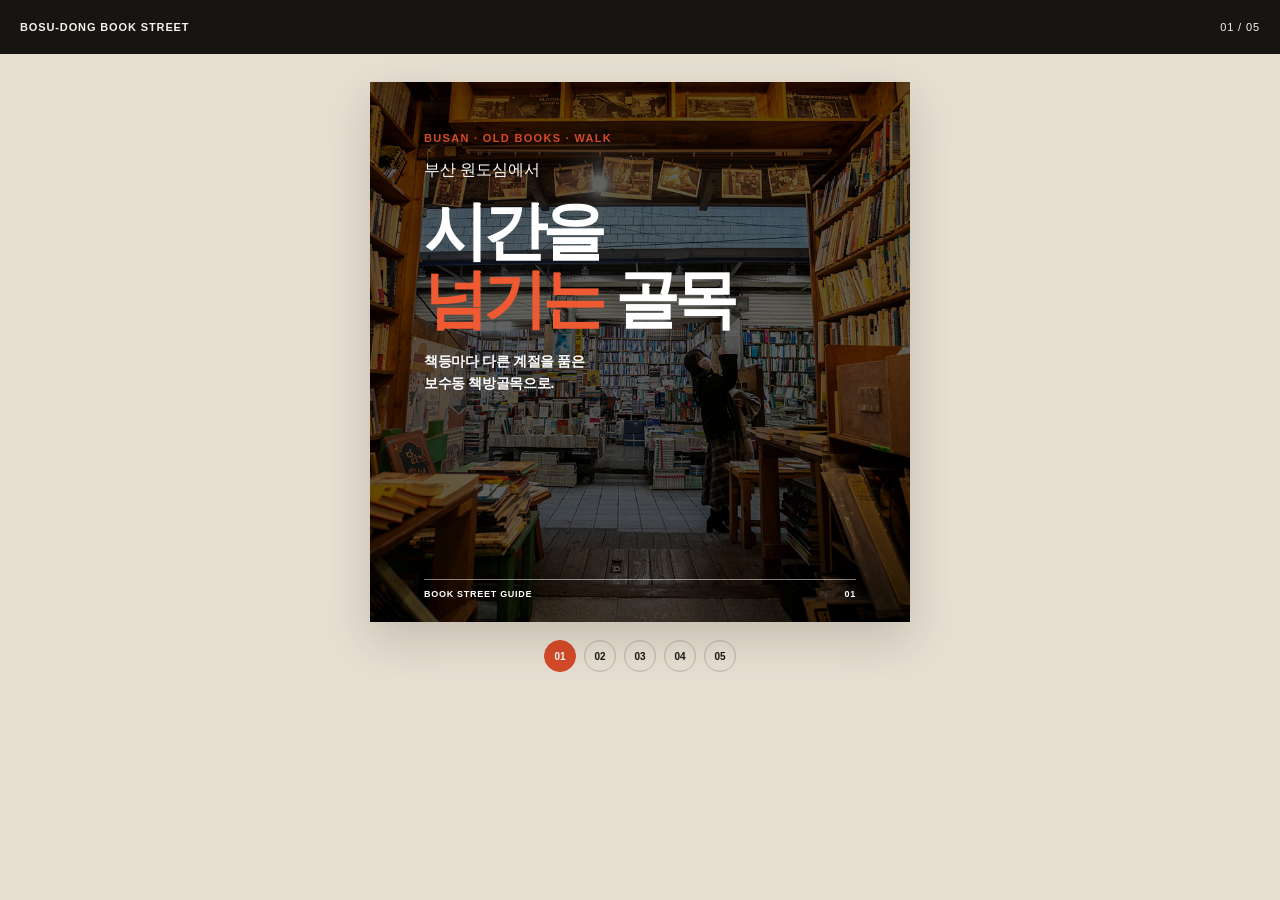
<file: cardnews-bosu-bookstreet/index.html>
<!doctype html>
<html lang="ko">
  <head>
    <meta charset="UTF-8" />
    <meta name="viewport" content="width=device-width, initial-scale=1.0" />
    <meta name="theme-color" content="#f6f1e7" />
    <title>보수동 책방골목 | BASE: ARCHIVE</title>
    <link rel="stylesheet" href="styles.css" />
  </head>
  <body>
    <header class="viewer-bar">
      <a href="?card=1" class="viewer-title">BOSU-DONG BOOK STREET</a>
      <div class="viewer-actions">
        <span id="card-count">01 / 05</span>
      </div>
    </header>

    <main id="card-stage" class="card-stage" aria-live="polite">
      <article class="card card--hook" data-card="1">
        <div class="paper-grain" aria-hidden="true"></div>
        <p class="eyebrow motion-up">BUSAN · OLD BOOKS · WALK</p>
        <div class="hook-copy">
          <p class="motion-up delay-1">부산 원도심에서</p>
          <h1 class="motion-up delay-2">시간을<br /><em>넘기는</em> 골목</h1>
          <p class="body motion-up delay-3">책등마다 다른 계절을 품은<br />보수동 책방골목으로.</p>
        </div>
        <div class="bottom-line motion-up delay-4"><span>BOOK STREET GUIDE</span><span>01</span></div>
      </article>

      <article class="card card--history" data-card="2">
        <div class="paper-grain" aria-hidden="true"></div>
        <p class="eyebrow motion-up">A STREET WITH A BEGINNING</p>
        <h2 class="motion-up delay-1">책을 팔아<br />하루를 <em>잇던</em><br />시절에서</h2>
        <p class="body motion-up delay-2">1950년대 한국전쟁 당시,<br />피난민들의 헌책 노점이 모여<br />골목의 시작이 되었습니다.</p>
        <div class="timeline motion-scale delay-2" aria-hidden="true">
          <span class="timeline-year">1950s</span>
          <span class="timeline-dot"></span>
          <span class="timeline-label">피란수도 부산의<br />살아있는 유산</span>
        </div>
        <div class="bottom-line motion-up delay-3"><span>HISTORY OF BOSU-DONG</span><span>02</span></div>
      </article>

      <article class="card card--find" data-card="3">
        <div class="paper-grain" aria-hidden="true"></div>
        <p class="eyebrow motion-up">WHAT YOU MAY FIND</p>
        <h2 class="motion-up delay-1">책장을 열면<br /><em>우연</em>이 나온다</h2>
        <div class="finding-list">
          <p class="motion-up delay-2"><b>새책</b><span>오늘의 읽을거리</span></p>
          <p class="motion-up delay-3"><b>헌책</b><span>누군가의 밑줄과 시간</span></p>
          <p class="motion-up delay-4"><b>고서</b><span>쉽게 만날 수 없는 기록</span></p>
        </div>
        <div class="bottom-line motion-up delay-4"><span>LOOK CLOSELY</span><span>03</span></div>
      </article>

      <article class="card card--walk" data-card="4">
        <div class="paper-grain" aria-hidden="true"></div>
        <p class="eyebrow motion-up">HOW TO ENJOY THE ALLEY</p>
        <h2 class="motion-up delay-1">보수동을<br /><em>걷는</em> 세 가지</h2>
        <ol class="walk-steps">
          <li class="motion-up delay-2"><span>01</span><div><b>목적 없이 들어가기</b><p>첫 책은 계획보다 호기심으로 고르세요.</p></div></li>
          <li class="motion-up delay-3"><span>02</span><div><b>책등을 천천히 읽기</b><p>낡은 표지와 제목이 길을 안내합니다.</p></div></li>
          <li class="motion-up delay-4"><span>03</span><div><b>마음에 걸린 한 권 남기기</b><p>오늘의 골목을 집으로 데려가세요.</p></div></li>
        </ol>
        <div class="bottom-line motion-up delay-4"><span>A SLOWER KIND OF TRAVEL</span><span>04</span></div>
      </article>

      <article class="card card--cta" data-card="5">
        <div class="paper-grain" aria-hidden="true"></div>
        <p class="eyebrow motion-up">NEXT STOP, BOSU-DONG</p>
        <h2 class="motion-up delay-1">한 권의 책이<br /><em>골목의 기억</em>이<br />되는 곳</h2>
        <div class="ticket motion-scale delay-2">
          <span>DESTINATION</span><b>보수동 책방골목</b><span>부산광역시 중구 보수동1가</span>
          <i></i><em>READ · WALK · KEEP</em>
        </div>
        <p class="cta-note motion-up delay-3">마음에 드는 책방 앞에서<br />잠시 멈춰보세요.</p>
        <div class="bottom-line motion-up delay-4"><span>SAVE THIS WALK</span><span>05</span></div>
      </article>
    </main>

    <nav class="card-nav" aria-label="카드 선택">
      <a href="?card=1" aria-label="카드 1">01</a><a href="?card=2" aria-label="카드 2">02</a><a href="?card=3" aria-label="카드 3">03</a><a href="?card=4" aria-label="카드 4">04</a><a href="?card=5" aria-label="카드 5">05</a>
    </nav>
    <script src="motion.js"></script>
  </body>
</html>
</file>
<file: cardnews-bosu-bookstreet/styles.css>
:root { --paper:#f6f1e7; --ink:#171513; --brick:#d64a28; --line:rgba(23,21,19,.2); }
* { box-sizing:border-box; }
body { margin:0; min-height:100vh; color:var(--ink); background:#e6dfd2; font-family:Pretendard,"Noto Sans KR",Arial,sans-serif; }
.viewer-bar { height:54px; padding:0 20px; display:flex; justify-content:space-between; align-items:center; background:#171513; color:#f7f2e9; font-size:11px; letter-spacing:.08em; }.viewer-title { color:inherit; text-decoration:none; font-weight:700; }.viewer-actions { display:flex; align-items:center; gap:18px; }button { border:1px solid rgba(255,255,255,.35); border-radius:999px; padding:6px 10px; color:inherit; background:transparent; cursor:pointer; font-size:10px; }
.card-stage { display:grid; place-items:center; padding:28px 20px 18px; }.card { position:relative; display:none; width:min(100%,540px); aspect-ratio:1/1; overflow:hidden; padding:50px 54px; background:var(--paper); box-shadow:0 18px 44px rgba(44,34,23,.18); }.card.active { display:block; }.paper-grain { pointer-events:none; position:absolute; inset:0; opacity:.5; background-image:radial-gradient(rgba(41,31,20,.18) .7px,transparent .8px); background-size:8px 8px; mix-blend-mode:multiply; }.card--hook { color:#fff; background:#18120e url("assets/bosu-bookstore-interior.png") center / cover no-repeat; }.card--hook::before { position:absolute; z-index:1; inset:0; content:""; background:rgba(0,0,0,.62); }.card--hook .paper-grain { z-index:1; opacity:.18; }.card--hook h1 { color:#fff; }.card--hook h1 em { color:#f05a32; }.card--hook .hook-copy > p,.card--hook .body { z-index:2; color:#fff; }.card--hook .bottom-line { color:#fff; border-color:rgba(255,255,255,.5); }
.eyebrow { position:relative; z-index:2; margin:0; color:var(--brick); font-size:11px; font-weight:800; letter-spacing:.12em; }h1,h2,p { position:relative; }h1,h2 { z-index:2; margin:16px 0 0; color:var(--ink); font-size:clamp(40px,8vw,64px); line-height:1.07; letter-spacing:-.075em; font-weight:900; }h1 em,h2 em { color:var(--brick); font-style:normal; }.body { margin:17px 0 0; font-size:14px; line-height:1.55; font-weight:600; letter-spacing:-.025em; }.bottom-line { position:absolute; z-index:2; right:54px; bottom:23px; left:54px; display:flex; justify-content:space-between; padding-top:9px; border-top:1px solid var(--line); font-size:9px; font-weight:800; letter-spacing:.08em; }
.book-stack { position:absolute; right:24px; bottom:52px; width:236px; height:375px; transform:scale(.55) rotate(7deg); transform-origin:bottom right; }.book { position:absolute; display:flex; align-items:center; justify-content:center; width:50px; padding:0 7px; color:#f9f1e4; border-radius:3px 3px 0 0; font-size:10px; font-weight:800; writing-mode:vertical-rl; letter-spacing:.09em; box-shadow:8px 8px 0 rgba(23,21,19,.1); }.book--brick { left:0; bottom:0; height:282px; background:#bf442a; }.book--ink { left:46px; bottom:0; height:344px; background:#202122; }.book--cream { left:92px; bottom:0; height:235px; color:#191817; background:#ddcfb6; }.book--red { left:138px; bottom:0; height:322px; background:#ac3327; }.book--green { left:184px; bottom:0; height:258px; background:#526052; }
.card--history { color:#fff; background:#1c1712 url("assets/bosu-bookstore-stacks.png") center / cover no-repeat; }.card--history::before { position:absolute; z-index:1; inset:0; content:""; background:rgba(0,0,0,.64); }.card--history .paper-grain { z-index:1; opacity:.15; }.card--history h2 { color:#fff; font-size:clamp(41px,8vw,63px); }.card--history h2 em { color:#f05a32; }.card--history .body,.card--history .eyebrow { z-index:2; color:#fff; }.card--history .timeline { z-index:2; border-color:rgba(255,255,255,.75); }.card--history .timeline-year,.card--history .timeline-label { color:#fff; }.card--history .bottom-line { color:#fff; border-color:rgba(255,255,255,.5); }.timeline { position:absolute; right:54px; bottom:64px; left:54px; display:grid; grid-template-columns:auto 1fr; gap:14px; align-items:center; padding:12px 0; border-top:2px solid var(--ink); border-bottom:2px solid var(--ink); }.timeline-year { font-size:29px; font-weight:900; letter-spacing:-.06em; }.timeline-dot { width:13px; height:13px; border-radius:50%; background:var(--brick); }.timeline-label { grid-column:2; color:#514b44; font-size:11px; font-weight:700; line-height:1.5; }
.card--find { color:#fff; background:#17130f url("assets/bosu-used-books.png") center / cover no-repeat; }.card--find::before { position:absolute; z-index:1; inset:0; content:""; background:rgba(0,0,0,.65); }.card--find .paper-grain { z-index:1; opacity:.15; }.card--find h2 { margin-top:12px; color:#fff; font-size:clamp(39px,7.2vw,56px); }.card--find h2 em { color:#f05a32; }.card--find .eyebrow { margin-top:60px; color:#fff; }.card--find .finding-list { z-index:2; }.card--find .finding-list span { color:#fff; }.card--find .bottom-line { color:#fff; border-color:rgba(255,255,255,.5); }.shelf { position:absolute; right:54px; top:218px; left:54px; display:flex; align-items:end; height:118px; padding:0 12px; border-bottom:9px solid #171513; background:#ded1ba; }.shelf-book { display:block; width:12.5%; border:2px solid rgba(23,21,19,.65); border-bottom:0; }.b1{height:68px;background:#cd4f2d}.b2{height:96px;background:#445653}.b3{height:57px;background:#d3c29f}.b4{height:108px;background:#26282a}.b5{height:83px;background:#b83d2c}.b6{height:62px;background:#d8d2c6}.b7{height:101px;background:#5d6f61}.b8{height:77px;background:#9f3c2d}.finding-list { position:absolute; right:54px; bottom:52px; left:54px; }.finding-list p { display:flex; gap:12px; margin:6px 0; font-size:11px; }.finding-list b { width:32px; color:var(--brick); }.finding-list span { font-weight:650; }
.card--walk { color:#f7f1e6; background:#18140f url("assets/bosu-book-alley.png") center / cover no-repeat; }.card--walk::before { position:absolute; z-index:1; inset:0; content:""; background:rgba(0,0,0,.63); }.card--walk .paper-grain { z-index:1; opacity:.15; }.card--walk h2 { color:#f7f1e6; font-size:clamp(41px,7.7vw,60px); }.card--walk .eyebrow { color:#f5c76d; }.walk-steps { position:absolute; z-index:2; right:54px; bottom:50px; left:54px; margin:0; padding:0; list-style:none; }.walk-steps li { display:grid; grid-template-columns:40px 1fr; gap:11px; padding:9px 0; border-top:1px solid rgba(247,241,230,.35); }.walk-steps span { color:#f5c76d; font-size:11px; font-weight:900; }.walk-steps b { display:block; font-size:14px; letter-spacing:-.04em; }.walk-steps p { margin:4px 0 0; color:#f2eee5; font-size:11px; line-height:1.35; }.card--walk .bottom-line { color:#fff; border-color:rgba(247,241,230,.5); }
.card--cta { color:#fff7eb; background:#18130f url("assets/bosu-alley-mural.png") center / cover no-repeat; }.card--cta::before { position:absolute; z-index:1; inset:0; content:""; background:rgba(0,0,0,.62); }.card--cta .paper-grain { z-index:1; opacity:.15; }.card--cta h2 { color:#fff7eb; font-size:clamp(40px,7.5vw,58px); }.card--cta h2 em { color:#f5c76d; }.card--cta .eyebrow { color:#fff7eb; }.ticket { position:absolute; z-index:2; right:54px; bottom:108px; left:54px; padding:16px; color:#171513; background:#f7f0e4; transform:rotate(-2deg); box-shadow:9px 11px 0 rgba(23,21,19,.22); }.ticket span { display:block; margin-bottom:8px; font-size:10px; font-weight:800; letter-spacing:.1em; }.ticket b { display:block; font-size:18px; letter-spacing:-.05em; }.ticket i { display:block; margin:11px 0 8px; border-top:1px dashed rgba(23,21,19,.55); }.ticket em { font-size:10px; font-style:normal; font-weight:900; letter-spacing:.12em; }.cta-note { position:absolute; z-index:2; right:54px; bottom:51px; left:54px; margin:0; color:#fff; font-size:12px; line-height:1.5; font-weight:700; }.card--cta .bottom-line { color:#fff; border-color:rgba(255,247,235,.5); }
.card-nav { display:flex; justify-content:center; gap:8px; padding:0 0 28px; }.card-nav a { display:grid; place-items:center; width:32px; height:32px; border:1px solid rgba(23,21,19,.22); border-radius:50%; color:var(--ink); font-size:10px; font-weight:800; text-decoration:none; }.card-nav a.active { color:#fff; border-color:var(--brick); background:var(--brick); }
.motion-up,.motion-scale { opacity:1; animation:none; }.card--hook.active .motion-up,.card--history.active .motion-up,.card--find.active .motion-up,.card--walk.active .motion-up,.card--cta.active .motion-up { opacity:0; animation:hook-rise .58s cubic-bezier(.22,1,.36,1) forwards; }.card--history.active .motion-scale,.card--cta.active .motion-scale { opacity:0; animation:history-scale .62s cubic-bezier(.22,1,.36,1) forwards; }.card--hook.active .delay-1,.card--history.active .delay-1,.card--find.active .delay-1,.card--walk.active .delay-1,.card--cta.active .delay-1 { animation-delay:.12s; }.card--hook.active .delay-2,.card--history.active .delay-2,.card--find.active .delay-2,.card--walk.active .delay-2,.card--cta.active .delay-2 { animation-delay:.25s; }.card--hook.active .delay-3,.card--find.active .delay-3,.card--walk.active .delay-3,.card--cta.active .delay-3 { animation-delay:.4s; }.card--hook.active .delay-4,.card--find.active .delay-4,.card--walk.active .delay-4,.card--cta.active .delay-4 { animation-delay:.56s; }@keyframes hook-rise { from { opacity:0; transform:translateY(22px); } to { opacity:1; transform:translateY(0); } }@keyframes history-scale { from { opacity:0; transform:scale(.94); } to { opacity:1; transform:scale(1); } }
@media (max-width:560px){.card{padding:44px 40px}.bottom-line{right:40px;left:40px;bottom:20px}.book-stack{right:10px;bottom:47px;transform:scale(.49) rotate(7deg)}.timeline,.shelf,.finding-list,.walk-steps,.ticket,.cta-note{right:40px;left:40px}.timeline{bottom:58px}.shelf{top:205px}.finding-list{bottom:46px}.walk-steps{bottom:45px}.ticket{bottom:100px}.cta-note{bottom:45px}.viewer-title{font-size:9px}.viewer-actions{gap:8px}}
.card--find .eyebrow { position:absolute; top:auto; right:54px; bottom:235px; left:54px; margin:0; }.card--find h2 { position:absolute; top:auto; right:54px; bottom:140px; left:54px; margin:0; }
@media (max-width:560px){.card--find .eyebrow { right:40px; bottom:229px; left:40px; }.card--find h2 { right:40px; bottom:134px; left:40px; }}
.card--find .eyebrow { position:relative; top:auto; right:auto; bottom:auto; left:auto; margin:0; }.card--find h2 { position:relative; top:auto; right:auto; bottom:auto; left:auto; margin-top:16px; }
@media (max-width:560px){.card--find .eyebrow { top:auto; right:auto; bottom:auto; left:auto; }.card--find h2 { top:auto; right:auto; bottom:auto; left:auto; }}
</file>
